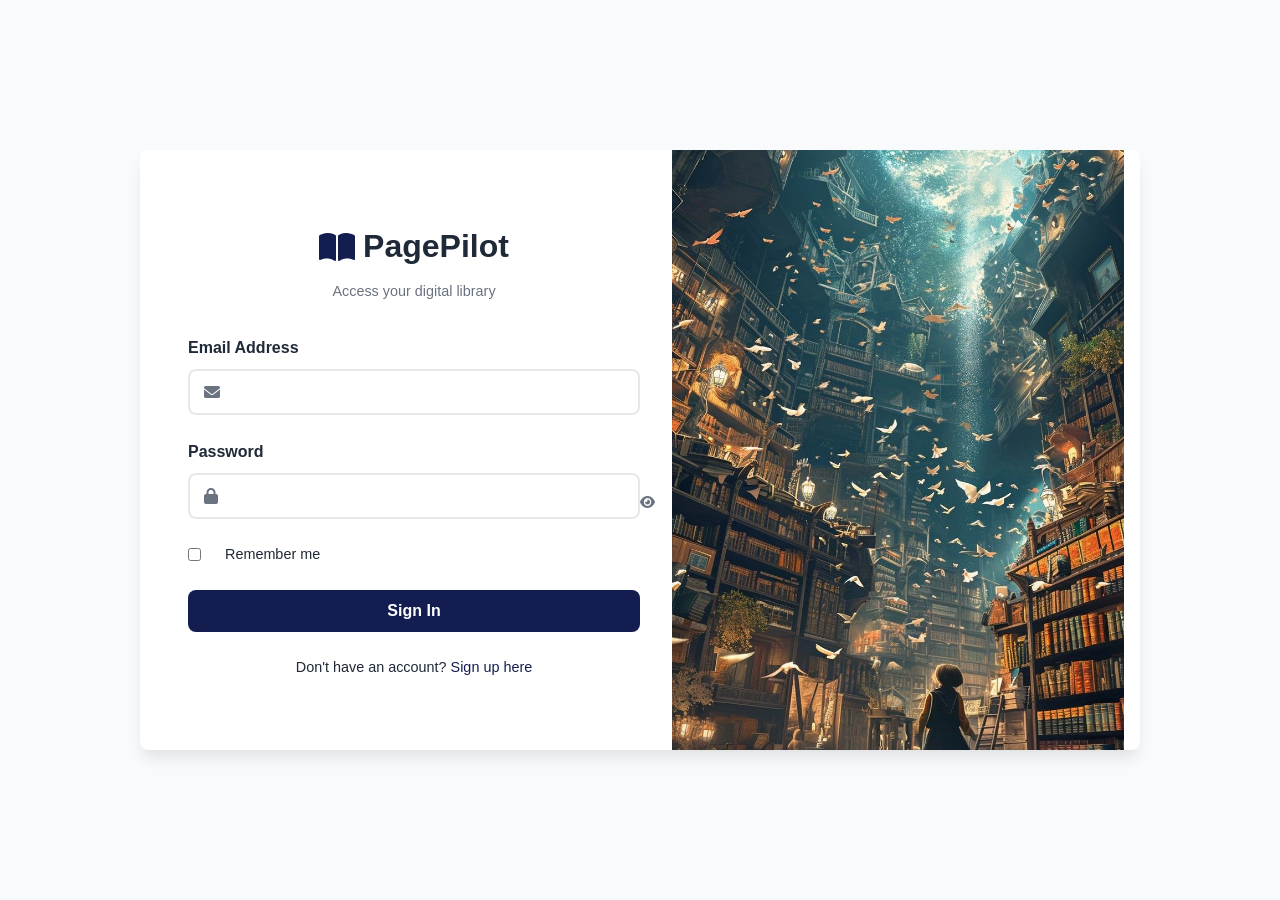
<file: index.html>
<!DOCTYPE html>
<html lang="en">
<head>
    <meta charset="UTF-8">
    <meta name="viewport" content="width=device-width, initial-scale=1.0">
    <title>Library Management System - Login</title>
    <link rel="stylesheet" href="style.css">
    <link href="https://cdnjs.cloudflare.com/ajax/libs/font-awesome/6.0.0/css/all.min.css" rel="stylesheet">
</head>
<body class="login-page">
    <!-- Container holding both login box and image -->
    <div class="container">
        <!-- LOGIN BOX (LEFT SIDE) -->
        <div class="login-container">
            <!-- Header -->
            <div class="login-header">
                <div class="logo">
                    <i class="fas fa-book-open"></i>
                    <h1>PagePilot</h1>
                </div>
                <p>Access your digital library</p>
            </div>
            
            <!-- LOGIN FORM -->
            <form id="loginForm" class="login-form">
                <div class="form-group">
                    <label for="email">Email Address</label>
                    <div class="input-container">
                        <i class="fas fa-envelope"></i>
                        <input type="email" id="email" name="email" required>
                    </div>
                </div>
                
                <div class="form-group">
                    <label for="password">Password</label>
                    <div class="input-container">
                        <i class="fas fa-lock"></i>
                        <input type="password" id="password" name="password" required>
                        <button type="button" class="toggle-password" onclick="togglePassword()">
                            <i class="fas fa-eye"></i>
                        </button>
                    </div>
                </div>
                
                <div class="form-options">
                    <label class="checkbox-container">
                        <input type="checkbox" id="remember">
                        <span class="checkmark"></span>
                        Remember me
                    </label>
                </div>
                
                <button type="submit" class="btn-primary">Sign In</button>
                
                <div class="form-footer">
                    <p>Don't have an account? <a href="signup.html">Sign up here</a></p>
                </div>
            </form>
            
            <!-- Error message -->
            <div id="errorMessage" class="error-message"></div>
        </div>

        <!-- IMAGE (RIGHT SIDE) -->
        <div class="login-image"></div>
    </div>
    
    <script src="data.js"></script>
    <script src="script.js"></script>
    <script>
        // Password toggle function
        function togglePassword() {
            const passwordInput = document.getElementById('password');
            const icon = document.querySelector('.toggle-password i');
            if (passwordInput.type === 'password') {
                passwordInput.type = 'text';
                icon.classList.remove('fa-eye');
                icon.classList.add('fa-eye-slash');
            } else {
                passwordInput.type = 'password';
                icon.classList.remove('fa-eye-slash');
                icon.classList.add('fa-eye');
            }
        }
    </script>
</body>
</html>
</file>
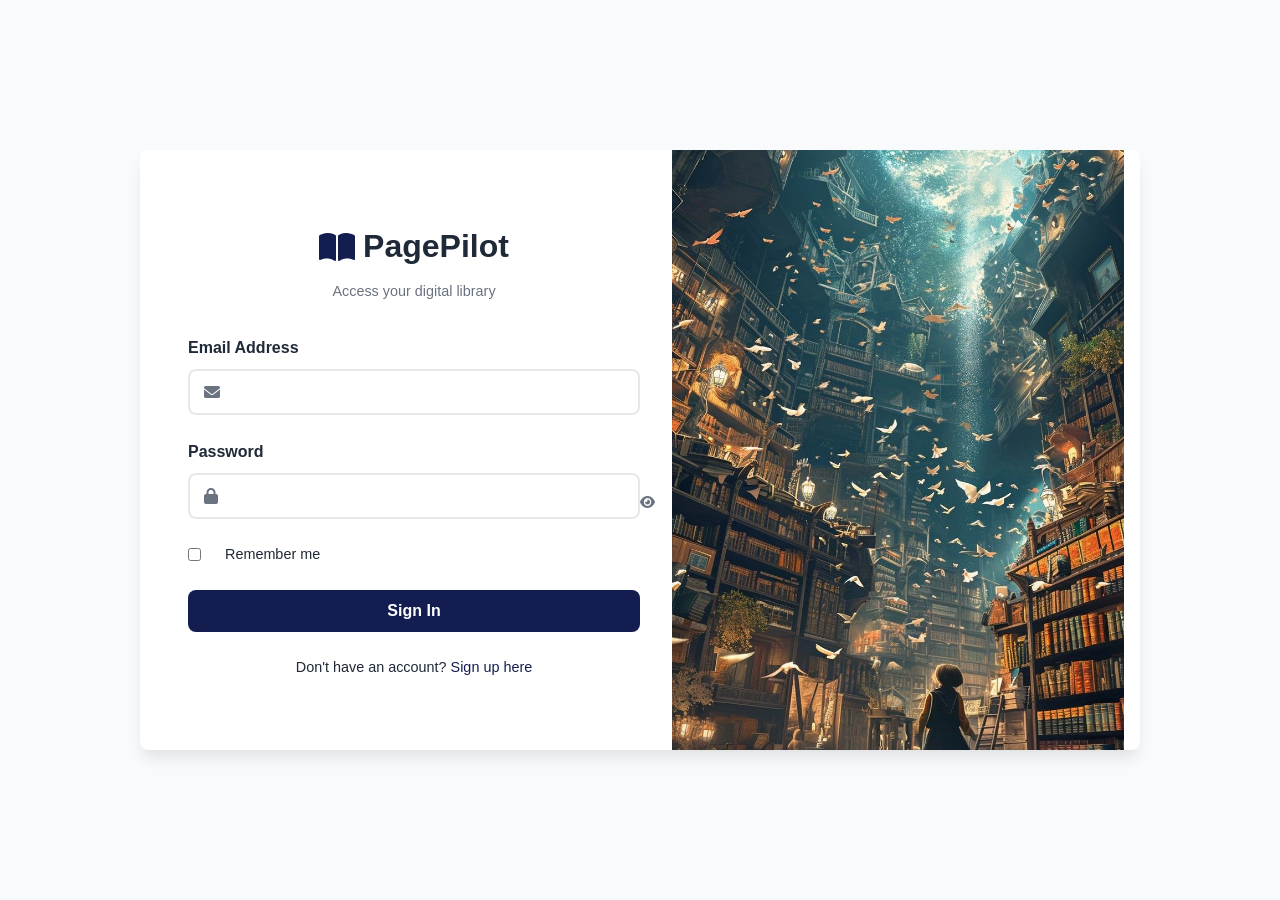
<file: books.html>
<!DOCTYPE html>
<html lang="en">
<head>
    <meta charset="UTF-8">
    <meta name="viewport" content="width=device-width, initial-scale=1.0">
    <title>Library Management System - Browse Books</title>
    <link rel="stylesheet" href="style.css">
    <link href="https://cdnjs.cloudflare.com/ajax/libs/font-awesome/6.0.0/css/all.min.css" rel="stylesheet">
</head>
<body class="books-page">
    <nav class="navbar">
        <div class="nav-container">
            <div class="nav-brand">
                <i class="fas fa-book-open"></i>
                <span>PagePilot</span>
            </div>
            <div class="nav-menu">
                <a href="dashboard.html" class="nav-link">
                    <i class="fas fa-home"></i>
                    Dashboard
                </a>
                <a href="books.html" class="nav-link active">
                    <i class="fas fa-book"></i>
                    Browse Books
                </a>
                <a href="borrowed.html" class="nav-link">
                    <i class="fas fa-bookmark"></i>
                    My Books
                </a>
                <a href="profile.html" class="nav-link">
                    <i class="fas fa-user"></i>
                    Profile
                </a>
                <button class="nav-link logout-btn" onclick="logout()">
                    <i class="fas fa-sign-out-alt"></i>
                    Logout
                </button>
            </div>
            <div class="nav-toggle" onclick="toggleMobileNav()">
                <i class="fas fa-bars"></i>
            </div>
        </div>
    </nav>
    
    <div class="main-content">
        <div class="container">
            <div class="page-header">
                <h1>Browse Books</h1>
                <p>Discover your next great read</p>
            </div>
            
            <div class="search-filters">
                <div class="search-container">
                    <div class="search-input-container">
                        <i class="fas fa-search"></i>
                        <input type="text" id="searchInput" placeholder="Search books by title or author...">
                    </div>
                </div>
                
                <div class="filter-container">
                    <select id="genreFilter">
                        <option value="">All Genres</option>
                        <option value="Fiction">Fiction</option>
                        <option value="Science Fiction">Science Fiction</option>
                        <option value="Mystery">Mystery</option>
                        <option value="Romance">Romance</option>
                        <option value="Fantasy">Fantasy</option>
                        <option value="Thriller">Thriller</option>
                        <option value="Biography">Biography</option>
                        <option value="History">History</option>
                        <option value="Science">Science</option>
                        <option value="Self-Help">Self-Help</option>
                    </select>
                    
                    <select id="availabilityFilter">
                        <option value="">All Books</option>
                        <option value="available">Available Only</option>
                    </select>
                </div>
            </div>
            
            <div class="books-container">
                <div class="books-grid" id="booksGrid">
                    <!-- Example Book Card (populated by JS) -->
                    <!--
                    <div class="book-card">
                        <div class="book-card-image">
                            <img src="<>" alt="Book Cover">
                        </div>
                        <div class="book-card-info">
                            <h3 class="book-title">Book Name</h3>
                            <p class="book-description">Short description of the book goes here.</p>
                            <button class="btn-details" onclick="openBookModal(bookId)">View Details</button>
                        </div>
                    </div>
                    -->
                </div>
            </div>
        </div>
    </div>
    
    <!-- Book Detail Modal -->
    <div id="bookModal" class="modal">
        <div class="modal-content">
            <div class="modal-header">
                <h2 id="modalTitle">Book Title</h2>
                <span class="close" onclick="closeModal()">&times;</span>
            </div>
            <div class="modal-body">
                <div class="book-details">
                    <div class="book-image">
                        <img id="modalImage" src="" alt="Book Cover">
                    </div>
                    <div class="book-info">
                        <p><strong>Author:</strong> <span id="modalAuthor"></span></p>
                        <p><strong>Genre:</strong> <span id="modalGenre"></span></p>
                        <p><strong>Publication Year:</strong> <span id="modalYear"></span></p>
                        <p><strong>Available Copies:</strong> <span id="modalCopies"></span></p>
                        <p><strong>Status:</strong> <span id="modalStatus"></span></p>
                        <div class="book-description">
                            <h3>Description</h3>
                            <p id="modalDescription"></p>
                        </div>
                    </div>
                </div>
            </div>
            <div class="modal-footer">
                <button id="borrowBtn" class="btn-primary" onclick="borrowBook()">Borrow Book</button>
                <button class="btn-secondary" onclick="closeModal()">Close</button>
            </div>
        </div>
    </div>
    
    <script src="data.js"></script>
    <script src="script.js"></script>
</body>
</html>
</file>
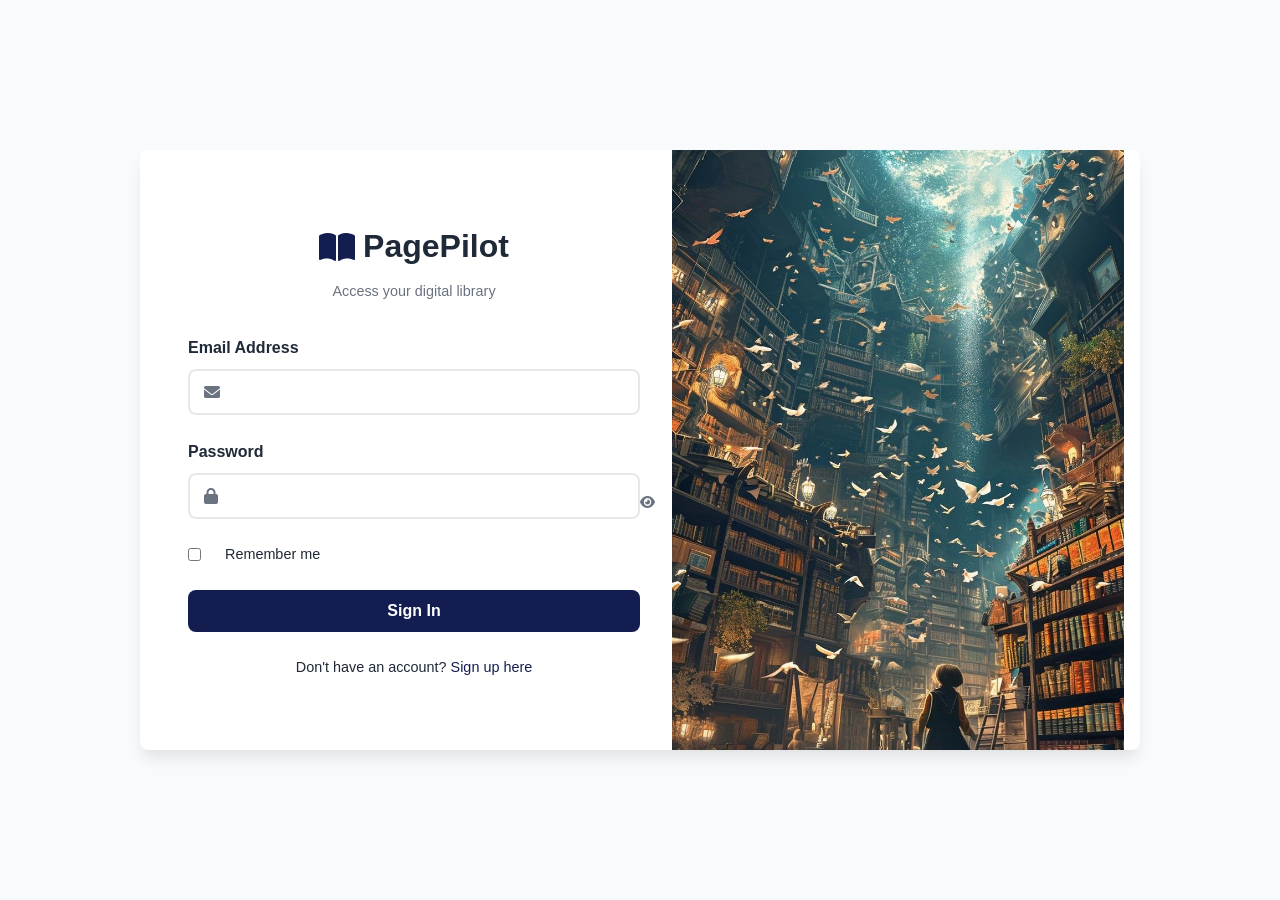
<file: borrowed.html>
<!DOCTYPE html>
<html lang="en">
<head>
    <meta charset="UTF-8">
    <meta name="viewport" content="width=device-width, initial-scale=1.0">
    <title>Library Management System - My Borrowed Books</title>
    <link rel="stylesheet" href="style.css">
    <link href="https://cdnjs.cloudflare.com/ajax/libs/font-awesome/6.0.0/css/all.min.css" rel="stylesheet">
</head>
<body class="borrowed-page">
    <nav class="navbar">
        <div class="nav-container">
            <div class="nav-brand">
                <i class="fas fa-book-open"></i>
                <span>PagePilot</span>
            </div>
            <div class="nav-menu">
                <a href="dashboard.html" class="nav-link">
                    <i class="fas fa-home"></i>
                    Dashboard
                </a>
                <a href="books.html" class="nav-link">
                    <i class="fas fa-book"></i>
                    Browse Books
                </a>
                <a href="borrowed.html" class="nav-link active">
                    <i class="fas fa-bookmark"></i>
                    My Books
                </a>
                <a href="profile.html" class="nav-link">
                    <i class="fas fa-user"></i>
                    Profile
                </a>
                <button class="nav-link logout-btn" onclick="logout()">
                    <i class="fas fa-sign-out-alt"></i>
                    Logout
                </button>
            </div>
            <div class="nav-toggle" onclick="toggleMobileNav()">
                <i class="fas fa-bars"></i>
            </div>
        </div>
    </nav>
    
    <div class="main-content">
        <div class="container">
            <div class="page-header">
                <h1>My Borrowed Books</h1>
                <p>Manage your current reading list</p>
            </div>
            
            <div class="borrowed-summary">
                <div class="summary-card">
                    <div class="summary-icon">
                        <i class="fas fa-book"></i>
                    </div>
                    <div class="summary-info">
                        <div class="summary-number" id="totalBorrowed">0</div>
                        <div class="summary-label">Books Borrowed</div>
                    </div>
                </div>
                
                <div class="summary-card">
                    <div class="summary-icon overdue">
                        <i class="fas fa-exclamation-triangle"></i>
                    </div>
                    <div class="summary-info">
                        <div class="summary-number" id="totalOverdue">0</div>
                        <div class="summary-label">Overdue Books</div>
                    </div>
                </div>
                
                <div class="summary-card">
                    <div class="summary-icon due-soon">
                        <i class="fas fa-clock"></i>
                    </div>
                    <div class="summary-info">
                        <div class="summary-number" id="totalDueSoon">0</div>
                        <div class="summary-label">Due Soon</div>
                    </div>
                </div>
            </div>
            
            <div class="borrowed-books-container">
                <div id="borrowedBooksList" class="borrowed-books-list">
                    <!-- Borrowed books will be populated by JavaScript -->
                </div>
                
                <div id="emptyState" class="empty-state">
                    <div class="empty-icon">
                        <i class="fas fa-book-open"></i>
                    </div>
                    <h3>No Books Borrowed</h3>
                    <p>You haven't borrowed any books yet. Start exploring our collection!</p>
                    <a href="books.html" class="btn-primary">Browse Books</a>
                </div>
            </div>
        </div>
    </div>
    
    <script src="data.js"></script>
    <script src="script.js"></script>
</body>
</html>
</file>
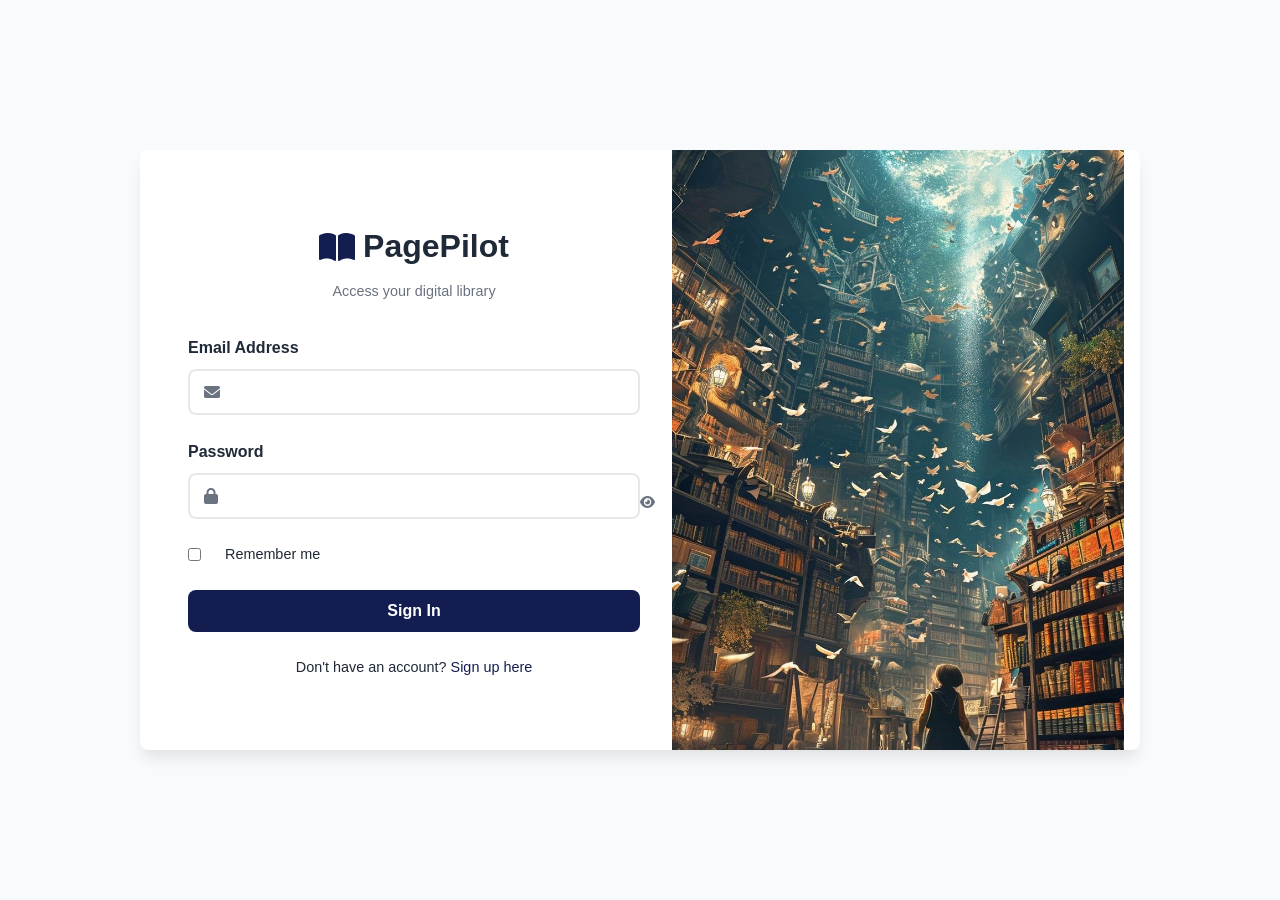
<file: dashboard.html>
<!DOCTYPE html>
<html lang="en">
<head>
    <meta charset="UTF-8">
    <meta name="viewport" content="width=device-width, initial-scale=1.0">
    <title>Library Management System - Dashboard</title>
    <link rel="stylesheet" href="style.css">
    <link href="https://cdnjs.cloudflare.com/ajax/libs/font-awesome/6.0.0/css/all.min.css" rel="stylesheet">
</head>
<body class="dashboard-page">
    <nav class="navbar">
        <div class="nav-container">
            <div class="nav-brand">
                <i class="fas fa-book-open"></i>
                <span>PagePilot</span>
            </div>
            <div class="nav-menu">
                <a href="dashboard.html" class="nav-link active">
                    <i class="fas fa-home"></i>
                    Dashboard
                </a>
                <a href="books.html" class="nav-link">
                    <i class="fas fa-book"></i>
                    Browse Books
                </a>
                <a href="borrowed.html" class="nav-link">
                    <i class="fas fa-bookmark"></i>
                    My Books
                </a>
                <a href="profile.html" class="nav-link">
                    <i class="fas fa-user"></i>
                    Profile
                </a>
                <button class="nav-link logout-btn" onclick="logout()">
                    <i class="fas fa-sign-out-alt"></i>
                    Logout
                </button>
            </div>
            <div class="nav-toggle" onclick="toggleMobileNav()">
                <i class="fas fa-bars"></i>
            </div>
        </div>
    </nav>
    
    <div class="main-content">
        <div class="container">
            <div class="welcome-section">
                <div class="welcome-content">
                    <h1>Welcome back, <span id="userName">Member</span>!</h1>
                    <p>Member ID: <span id="memberId">LIB001</span></p>
                </div>
                <div class="user-stats">
                    <div class="stat-item">
                        <div class="stat-number" id="borrowedCount">0</div>
                        <div class="stat-label">Books Borrowed</div>
                    </div>
                    <div class="stat-item">
                        <div class="stat-number" id="overdueCount">0</div>
                        <div class="stat-label">Overdue</div>
                    </div>
                </div>
            </div>
            
            <div class="dashboard-grid">
                <div class="dashboard-card">
                    <div class="card-icon browse-icon">
                        <i class="fas fa-search"></i>
                    </div>
                    <div class="card-content">
                        <h3>Browse Books</h3>
                        <p>Discover new books in our extensive collection</p>
                        <a href="books.html" class="btn-secondary">Browse Now</a>
                    </div>
                </div>
                
                <div class="dashboard-card">
                    <div class="card-icon borrowed-icon">
                        <i class="fas fa-bookmark"></i>
                    </div>
                    <div class="card-content">
                        <h3>My Borrowed Books</h3>
                        <p>View and manage your currently borrowed books</p>
                        <a href="borrowed.html" class="btn-secondary">View Books</a>
                    </div>
                </div>
                
                <div class="dashboard-card">
                    <div class="card-icon profile-icon">
                        <i class="fas fa-user-edit"></i>
                    </div>
                    <div class="card-content">
                        <h3>Manage Profile</h3>
                        <p>Update your personal information and preferences</p>
                        <a href="profile.html" class="btn-secondary">Edit Profile</a>
                    </div>
                </div>
            </div>
            
            <div class="recent-activity">
                <h2>Recent Activity</h2>
                <div class="activity-list" id="activityList">
                    <!-- Activity items will be populated by JavaScript -->
                </div>
            </div>
        </div>
    </div>
    
    <script src="data.js"></script>
    <script src="script.js"></script>
</body>
</html>
</file>
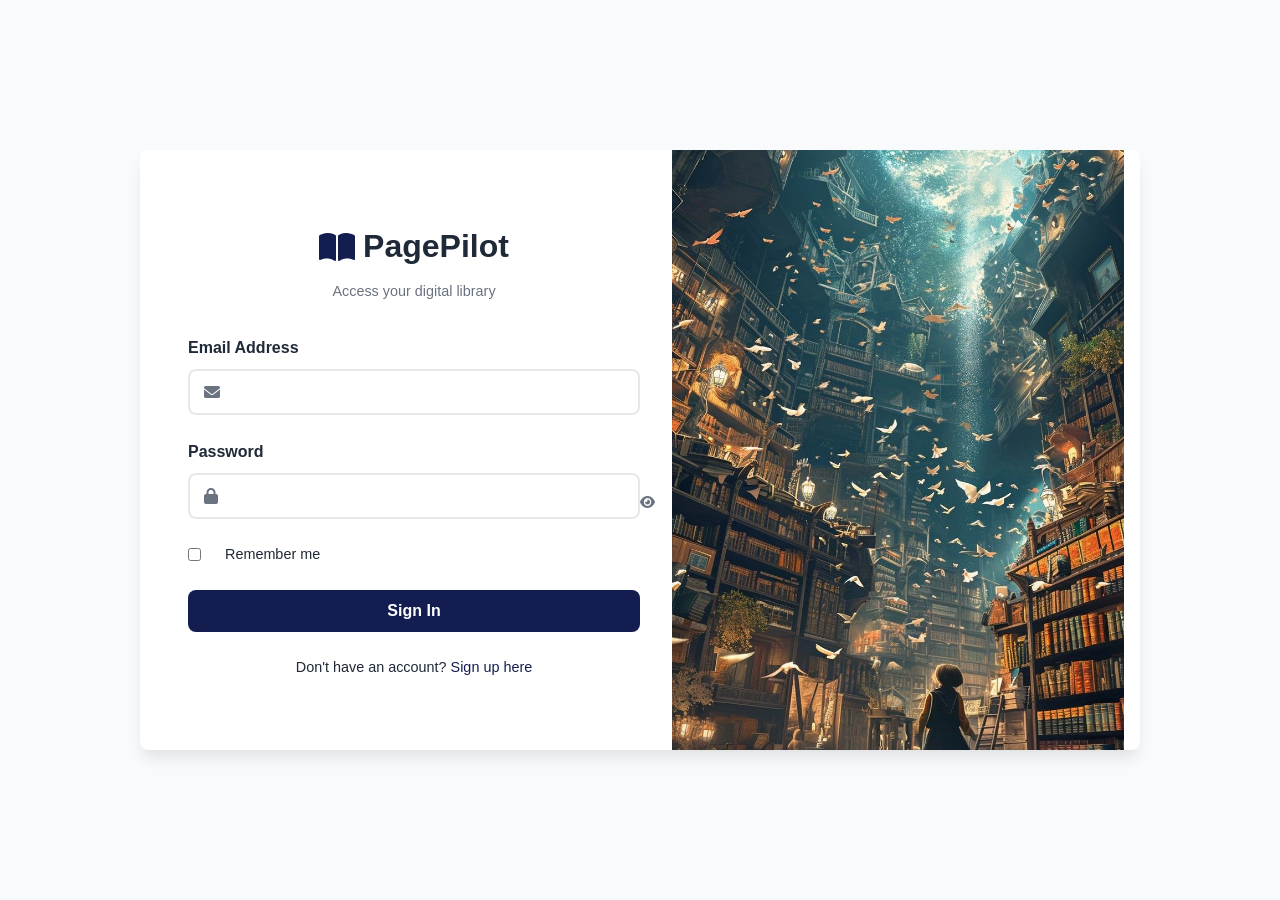
<file: profile.html>
<!DOCTYPE html>
<html lang="en">
<head>
    <meta charset="UTF-8">
    <meta name="viewport" content="width=device-width, initial-scale=1.0">
    <title>Library Management System - Profile</title>
    <link rel="stylesheet" href="style.css">
    <link href="https://cdnjs.cloudflare.com/ajax/libs/font-awesome/6.0.0/css/all.min.css" rel="stylesheet">
</head>
<body class="profile-page">
    <nav class="navbar">
        <div class="nav-container">
            <div class="nav-brand">
                <i class="fas fa-book-open"></i>
                <span>PagePilot</span>
            </div>
            <div class="nav-menu">
                <a href="dashboard.html" class="nav-link">
                    <i class="fas fa-home"></i>
                    Dashboard
                </a>
                <a href="books.html" class="nav-link">
                    <i class="fas fa-book"></i>
                    Browse Books
                </a>
                <a href="borrowed.html" class="nav-link">
                    <i class="fas fa-bookmark"></i>
                    My Books
                </a>
                <a href="profile.html" class="nav-link active">
                    <i class="fas fa-user"></i>
                    Profile
                </a>
                <button class="nav-link logout-btn" onclick="logout()">
                    <i class="fas fa-sign-out-alt"></i>
                    Logout
                </button>
            </div>
            <div class="nav-toggle" onclick="toggleMobileNav()">
                <i class="fas fa-bars"></i>
            </div>
        </div>
    </nav>
    
    <div class="main-content">
        <div class="container">
            <div class="page-header">
                <h1>My Profile</h1>
                <p>Manage your account information</p>
            </div>
            
            <div class="profile-container">
                <div class="profile-card">
                    <div class="profile-header">
                        <div class="profile-avatar">
                            <i class="fas fa-user-circle"></i>
                        </div>
                        <div class="profile-info">
                            <h2 id="profileName">John Doe</h2>
                            <p>Member ID: <span id="profileMemberId">LIB001</span></p>
                        </div>
                    </div>
                    
                    <form id="profileForm" class="profile-form">
                        <div class="form-section">
                            <h3>Personal Information</h3>
                            <div class="form-row">
                                <div class="form-group">
                                    <label for="editFirstName">First Name</label>
                                    <input type="text" id="editFirstName" name="firstName" required>
                                </div>
                                <div class="form-group">
                                    <label for="editLastName">Last Name</label>
                                    <input type="text" id="editLastName" name="lastName" required>
                                </div>
                            </div>
                            
                            <div class="form-group">
                                <label for="editEmail">Email Address</label>
                                <input type="email" id="editEmail" name="email" required>
                            </div>
                            
                            <div class="form-group">
                                <label for="displayMemberId">Membership ID</label>
                                <input type="text" id="displayMemberId" name="membershipId" readonly>
                            </div>
                        </div>
                        
                        <div class="form-section">
                            <h3>Change Password</h3>
                            <div class="form-group">
                                <label for="currentPassword">Current Password</label>
                                <input type="password" id="currentPassword" name="currentPassword">
                            </div>
                            
                            <div class="form-row">
                                <div class="form-group">
                                    <label for="newPassword">New Password</label>
                                    <input type="password" id="newPassword" name="newPassword">
                                </div>
                                <div class="form-group">
                                    <label for="confirmNewPassword">Confirm New Password</label>
                                    <input type="password" id="confirmNewPassword" name="confirmNewPassword">
                                </div>
                            </div>
                        </div>
                        
                        <div class="form-actions">
                            <button type="submit" class="btn-primary">Update Profile</button>
                            <button type="button" class="btn-secondary" onclick="cancelEdit()">Cancel</button>
                        </div>
                    </form>
                </div>
                
                <div class="profile-stats">
                    <h3>Account Statistics</h3>
                    <div class="stats-grid">
                        <div class="stat-item">
                            <div class="stat-icon">
                                <i class="fas fa-book"></i>
                            </div>
                            <div class="stat-info">
                                <div class="stat-number" id="totalBooksRead">0</div>
                                <div class="stat-label">Books Read</div>
                            </div>
                        </div>
                        
                        <div class="stat-item">
                            <div class="stat-icon">
                                <i class="fas fa-bookmark"></i>
                            </div>
                            <div class="stat-info">
                                <div class="stat-number" id="currentlyBorrowed">0</div>
                                <div class="stat-label">Currently Borrowed</div>
                            </div>
                        </div>
                        
                        <div class="stat-item">
                            <div class="stat-icon">
                                <i class="fas fa-calendar-alt"></i>
                            </div>
                            <div class="stat-info">
                                <div class="stat-number" id="memberSince">2024</div>
                                <div class="stat-label">Member Since</div>
                            </div>
                        </div>
                    </div>
                </div>
            </div>
        </div>
    </div>
    
    <script src="data.js"></script>
    <script src="script.js"></script>
</body>
</html>
</file>
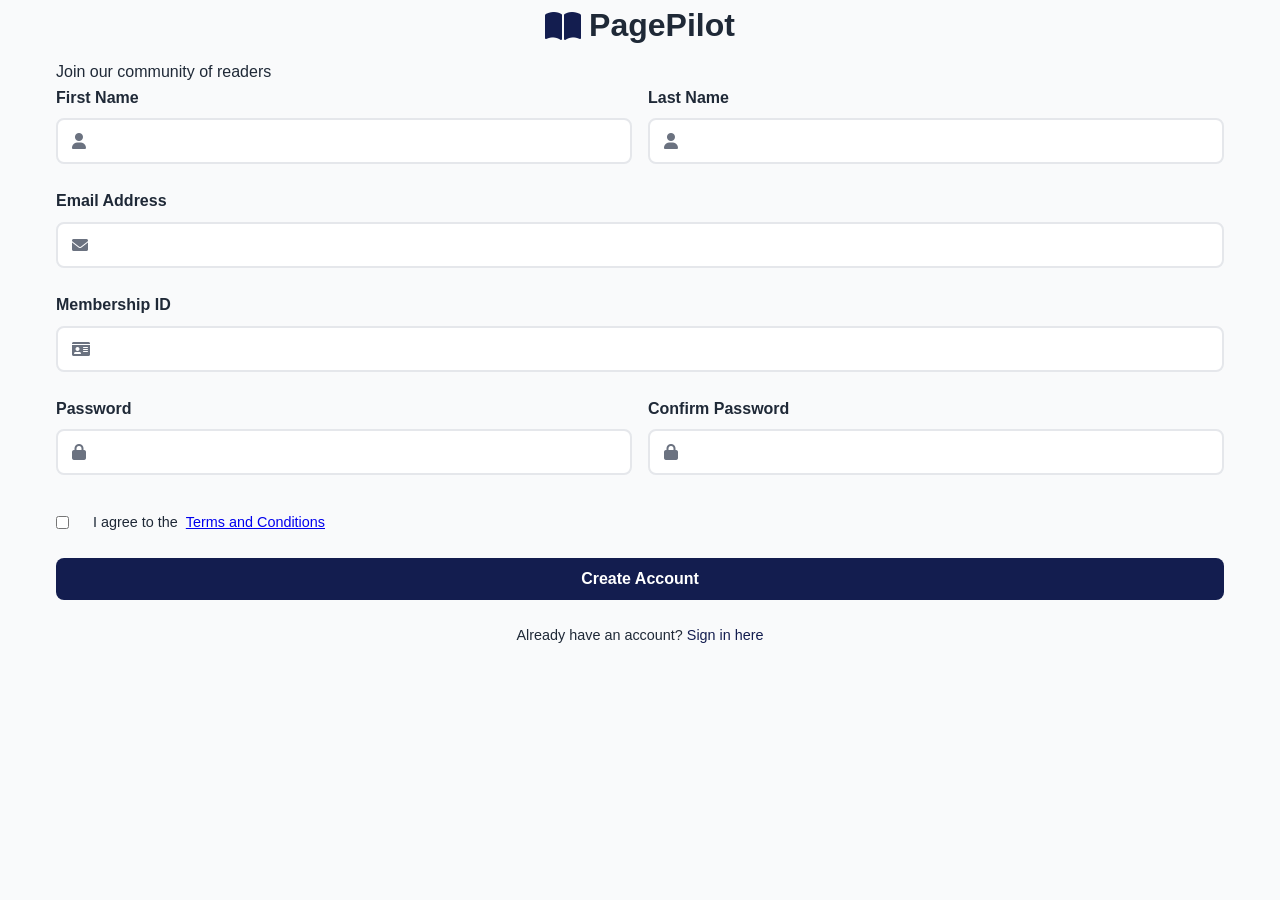
<file: signup.html>
<!DOCTYPE html>
<html lang="en">
<head>
    <meta charset="UTF-8">
    <meta name="viewport" content="width=device-width, initial-scale=1.0">
    <title>Library Management System - Sign Up</title>
    <link rel="stylesheet" href="style.css">
    <link href="https://cdnjs.cloudflare.com/ajax/libs/font-awesome/6.0.0/css/all.min.css" rel="stylesheet">
</head>
<body class="signup-page">
    <div class="container">
        <div class="signup-container">
            <div class="signup-header">
                <div class="logo">
                    <i class="fas fa-book-open"></i>
                    <h1>PagePilot</h1>
                </div>
                <p>Join our community of readers</p>
            </div>
            
            <form id="signupForm" class="signup-form">
                <div class="form-row">
                    <div class="form-group">
                        <label for="firstName">First Name</label>
                        <div class="input-container">
                            <i class="fas fa-user"></i>
                            <input type="text" id="firstName" name="firstName" required>
                        </div>
                    </div>
                    
                    <div class="form-group">
                        <label for="lastName">Last Name</label>
                        <div class="input-container">
                            <i class="fas fa-user"></i>
                            <input type="text" id="lastName" name="lastName" required>
                        </div>
                    </div>
                </div>
                
                <div class="form-group">
                    <label for="signupEmail">Email Address</label>
                    <div class="input-container">
                        <i class="fas fa-envelope"></i>
                        <input type="email" id="signupEmail" name="email" required>
                    </div>
                </div>
                
                <div class="form-group">
                    <label for="membershipId">Membership ID</label>
                    <div class="input-container">
                        <i class="fas fa-id-card"></i>
                        <input type="text" id="membershipId" name="membershipId" required>
                    </div>
                </div>
                
                <div class="form-row">
                    <div class="form-group">
                        <label for="signupPassword">Password</label>
                        <div class="input-container">
                            <i class="fas fa-lock"></i>
                            <input type="password" id="signupPassword" name="password" required>
                        </div>
                        <div class="password-strength" id="passwordStrength"></div>
                    </div>
                    
                    <div class="form-group">
                        <label for="confirmPassword">Confirm Password</label>
                        <div class="input-container">
                            <i class="fas fa-lock"></i>
                            <input type="password" id="confirmPassword" name="confirmPassword" required>
                        </div>
                    </div>
                </div>
                
                <div class="form-options">
                    <label class="checkbox-container">
                        <input type="checkbox" id="terms" required>
                        <span class="checkmark"></span>
                        I agree to the <a href="#" class="terms-link">Terms and Conditions</a>
                    </label>
                </div>
                
                <button type="submit" class="btn-primary">Create Account</button>
                
                <div class="form-footer">
                    <p>Already have an account? <a href="index.html">Sign in here</a></p>
                </div>
            </form>
            
            <div id="errorMessage" class="error-message"></div>
        </div>
    </div>
    
    <script src="data.js"></script>
    <script src="script.js"></script>
</body>
</html>
</file>
<file: style.css>
* {
    margin: 0;
    padding: 0;
    box-sizing: border-box;
}

:root {
    --background: #E8DFCA; 
    --primary-color: #131D4F;
    --secondary-color: #6366F1;
    --accent-color: #F97316;
    --success-color: #10B981;
    --warning-color: #F59E0B;
    --error-color: #EF4444;
    --text-primary: #1F2937;
    --text-secondary: #6B7280;
    --background: #F9FAFB;
    --surface: #FFFFFF;
    --border: #E5E7EB;
    --shadow: 0 4px 6px -1px rgba(0, 0, 0, 0.1);
    --shadow-lg: 0 10px 15px -3px rgba(0, 0, 0, 0.1);
    --radius: 8px;
    --spacing: 1rem;
}

body {
    font-family: 'Segoe UI', Tahoma, Geneva, Verdana, sans-serif;
    background: var(--background);
    color: var(--text-primary);
    line-height: 1.6;
    min-height: 100vh;
}

/* Container */
.container {
    max-width: 1200px;
    margin: 0 auto;
    padding: 0 var(--spacing);
}

/* Navigation */
.navbar {
    background: var(--surface);
    box-shadow: var(--shadow);
    position: sticky;
    top: 0;
    z-index: 1000;
}

.nav-container {
    display: flex;
    justify-content: space-between;
    align-items: center;
    padding: 1rem var(--spacing);
    max-width: 1200px;
    margin: 0 auto;
}

.nav-brand {
    display: flex;
    align-items: center;
    gap: 0.5rem;
    font-size: 1.5rem;
    font-weight: bold;
    color: var(--primary-color);
}

.nav-menu {
    display: flex;
    align-items: center;
    gap: 2rem;
}

.nav-link {
    display: flex;
    align-items: center;
    gap: 0.5rem;
    text-decoration: none;
    color: var(--text-secondary);
    font-weight: 500;
    padding: 0.5rem 1rem;
    border-radius: var(--radius);
    transition: all 0.2s ease;
    border: none;
    background: none;
    cursor: pointer;
}

.nav-link:hover, .nav-link.active {
    color: var(--primary-color);
    background: rgba(59, 130, 246, 0.1);
}

.logout-btn:hover {
    color: var(--error-color);
    background: rgba(239, 68, 68, 0.1);
}

.nav-toggle {
    display: none;
    cursor: pointer;
    font-size: 1.5rem;
    color: var(--text-primary);
}

/* LOGIN / SIGNUP PAGE */

.login-page {
    background: var(--background); /* neutral background */
    min-height: 100vh;
    display: flex;
    justify-content: center;
    align-items: center;
    padding: var(--spacing);
}


.login-page .container {
    display: flex;
    width: 100%;
    max-width: 1000px;
    height: 600px;
    box-shadow: var(--shadow-lg);
    border-radius: var(--radius);
    overflow: hidden;
    background: var(--surface);
}

/* LOGIN BOX */
.login-container {
    flex: 1;
    padding: 2rem;
    display: flex;
    flex-direction: column;
    justify-content: center;
    animation: fadeIn 0.5s ease-out;
}

/* Login Header */
.login-header {
    text-align: center;
    margin-bottom: 2rem;
}

.logo {
    display: flex;
    align-items: center;
    justify-content: center;
    gap: 0.5rem;
    margin-bottom: 0.5rem;
}

.logo i {
    font-size: 2rem;
    color: var(--primary-color);
}

.logo h1 {
    font-size: 2rem;
    color: var(--text-primary);
}

.login-header p {
    color: var(--text-secondary);
    font-size: 0.9rem;
}

/* FORM ELEMENTS */
.form-group {
    margin-bottom: 1.5rem;
}

.form-group label {
    display: block;
    margin-bottom: 0.5rem;
    font-weight: 600;
    color: var(--text-primary);
}

.input-container {
    position: relative;
    display: flex;
    align-items: center;
}

.input-container i {
    position: absolute;
    left: 1rem;
    color: var(--text-secondary);
}

.input-container input {
    width: 100%;
    padding: 0.75rem 1rem 0.75rem 2.5rem;
    border: 2px solid var(--border);
    border-radius: var(--radius);
    font-size: 1rem;
    transition: border-color 0.2s ease;
}

.input-container input:focus {
    outline: none;
    border-color: var(--primary-color);
}

.toggle-password {
    position: absolute;
    right: 1rem;
    background: none;
    border: none;
    cursor: pointer;
    color: var(--text-secondary);
}

.form-options {
    display: flex;
    justify-content: space-between;
    align-items: center;
    margin-bottom: 1.5rem;
}

.checkbox-container {
    display: flex;
    align-items: center;
    gap: 0.5rem;
    cursor: pointer;
    font-size: 0.9rem;
}

.checkbox-container input[type="checkbox"] {
    width: auto;
    margin-right: 0.5rem;
}

/* BUTTONS */
.btn-primary {
    padding: 0.75rem 1.5rem;
    border: none;
    border-radius: var(--radius);
    font-size: 1rem;
    font-weight: 600;
    cursor: pointer;
    background: var(--primary-color);
    color: white;
    width: 100%;
    transition: all 0.2s ease;
}

.btn-primary:hover {
    background: #2563EB;
    transform: translateY(-2px);
    box-shadow: var(--shadow-lg);
}

/* FORM FOOTER */
.form-footer {
    text-align: center;
    margin-top: 1.5rem;
    font-size: 0.9rem;
}

.form-footer a {
    color: var(--primary-color);
    text-decoration: none;
}

.form-footer a:hover {
    text-decoration: underline;
}

/* ERROR MESSAGE */
#errorMessage {
    color: var(--error-color);
    background: rgba(239, 68, 68, 0.1);
    padding: 0.75rem;
    border-radius: var(--radius);
    margin-top: 1rem;
    display: none;
}

/* IMAGE (RIGHT SIDE) */
.login-page .login-image {
    flex: 1;
    background: url('d1.jpg') no-repeat center center;
    background-size: cover;
}

/* RESPONSIVE */
@media (max-width: 768px) {
    .login-page .container {
        flex-direction: column;
        height: auto;
    }

    .login-page .login-image {
        height: 250px;
        width: 100%;
    }

    .login-container {
        width: 100%;
        max-width: 400px;
        margin: 0 auto;
    }
}


/* Forms */
.form-group {
    margin-bottom: 1.5rem;
}

.form-row {
    display: grid;
    grid-template-columns: 1fr 1fr;
    gap: 1rem;
}

.form-group label {
    display: block;
    margin-bottom: 0.5rem;
    font-weight: 600;
    color: var(--text-primary);
}

.input-container {
    position: relative;
    display: flex;
    align-items: center;
}

.input-container i {
    position: absolute;
    left: 1rem;
    color: var(--text-secondary);
}

.input-container input {
    width: 100%;
    padding: 0.75rem 1rem 0.75rem 2.5rem;
    border: 2px solid var(--border);
    border-radius: var(--radius);
    font-size: 1rem;
    transition: border-color 0.2s ease;
}

.input-container input:focus {
    outline: none;
    border-color: var(--primary-color);
}

.toggle-password {
    position: absolute;
    right: 1rem;
    background: none;
    border: none;
    cursor: pointer;
    color: var(--text-secondary);
}

.password-strength {
    margin-top: 0.5rem;
    height: 4px;
    border-radius: 2px;
    transition: all 0.3s ease;
}

.password-strength.weak {
    background: var(--error-color);
    width: 33%;
}

.password-strength.medium {
    background: var(--warning-color);
    width: 66%;
}

.password-strength.strong {
    background: var(--success-color);
    width: 100%;
}

.form-options {
    display: flex;
    justify-content: space-between;
    align-items: center;
    margin-bottom: 1.5rem;
}

.checkbox-container {
    display: flex;
    align-items: center;
    gap: 0.5rem;
    cursor: pointer;
    font-size: 0.9rem;
}

.checkbox-container input[type="checkbox"] {
    width: auto;
    margin-right: 0.5rem;
}

/* Buttons */
.btn-primary, .btn-secondary {
    padding: 0.75rem 1.5rem;
    border: none;
    border-radius: var(--radius);
    font-size: 1rem;
    font-weight: 600;
    cursor: pointer;
    transition: all 0.2s ease;
    text-decoration: none;
    display: inline-flex;
    align-items: center;
    justify-content: center;
    gap: 0.5rem;
}

.btn-primary {
    background: var(--primary-color);
    color: white;
    width: 100%;
}

.btn-primary:hover {
    background: #2563EB;
    transform: translateY(-2px);
    box-shadow: var(--shadow-lg);
}

.btn-secondary {
    background: transparent;
    color: var(--primary-color);
    border: 2px solid var(--primary-color);
}

.btn-secondary:hover {
    background: var(--primary-color);
    color: white;
}

/* Dashboard */
.main-content {
    padding: 2rem 0;
}

.welcome-section {
    background: var(--surface);
    padding: 2rem;
    border-radius: var(--radius);
    box-shadow: var(--shadow);
    margin-bottom: 2rem;
    display: flex;
    justify-content: space-between;
    align-items: center;
}

.welcome-content h1 {
    font-size: 2rem;
    margin-bottom: 0.5rem;
}

.welcome-content p {
    color: var(--text-secondary);
}

.user-stats {
    display: flex;
    gap: 2rem;
}

.stat-item {
    text-align: center;
}

.stat-number {
    font-size: 2rem;
    font-weight: bold;
    color: var(--primary-color);
}

.stat-label {
    font-size: 0.9rem;
    color: var(--text-secondary);
}

.dashboard-grid {
    display: grid;
    grid-template-columns: repeat(auto-fit, minmax(300px, 1fr));
    gap: 1.5rem;
    margin-bottom: 2rem;
}

.dashboard-card {
    background: var(--surface);
    padding: 1.5rem;
    border-radius: var(--radius);
    box-shadow: var(--shadow);
    transition: transform 0.2s ease;
}

.dashboard-card:hover {
    transform: translateY(-4px);
    box-shadow: var(--shadow-lg);
}

.card-icon {
    width: 60px;
    height: 60px;
    border-radius: 50%;
    display: flex;
    align-items: center;
    justify-content: center;
    margin-bottom: 1rem;
    font-size: 1.5rem;
}

.browse-icon {
    background: rgba(59, 130, 246, 0.1);
    color: var(--primary-color);
}

.borrowed-icon {
    background: rgba(16, 185, 129, 0.1);
    color: var(--success-color);
}

.profile-icon {
    background: rgba(249, 115, 22, 0.1);
    color: var(--accent-color);
}

.card-content h3 {
    margin-bottom: 0.5rem;
}

.card-content p {
    color: var(--text-secondary);
    margin-bottom: 1rem;
}

/* Books Page */
.page-header {
    text-align: center;
    margin-bottom: 2rem;
}

.page-header h1 {
    font-size: 2.5rem;
    margin-bottom: 0.5rem;
}

.page-header p {
    color: var(--text-secondary);
    font-size: 1.1rem;
}

.search-filters {
    background: var(--surface);
    padding: 1.5rem;
    border-radius: var(--radius);
    box-shadow: var(--shadow);
    margin-bottom: 2rem;
}

.search-container {
    margin-bottom: 1rem;
}

.search-input-container {
    position: relative;
    max-width: 500px;
    margin: 0 auto;
}

.search-input-container i {
    position: absolute;
    left: 1rem;
    top: 50%;
    transform: translateY(-50%);
    color: var(--text-secondary);
}

.search-input-container input {
    width: 100%;
    padding: 0.75rem 1rem 0.75rem 2.5rem;
    border: 2px solid var(--border);
    border-radius: var(--radius);
    font-size: 1rem;
}

.search-input-container input:focus {
    outline: none;
    border-color: var(--primary-color);
}

.filter-container {
    display: flex;
    gap: 1rem;
    justify-content: center;
    flex-wrap: wrap;
}

.filter-container select {
    padding: 0.5rem 1rem;
    border: 2px solid var(--border);
    border-radius: var(--radius);
    font-size: 0.9rem;
    background: var(--surface);
}

.books-grid {
    display: grid;
    grid-template-columns: repeat(auto-fill, minmax(280px, 1fr));
    gap: 1.5rem;
}

.book-card {
    background: var(--surface);
    border-radius: var(--radius);
    box-shadow: var(--shadow);
    overflow: hidden;
    transition: transform 0.2s ease;
    cursor: pointer;
}

.book-card:hover {
    transform: translateY(-4px);
    box-shadow: var(--shadow-lg);
}

.book-image {
    height: 200px;
    background: linear-gradient(135deg, var(--primary-color), var(--secondary-color));
    display: flex;
    align-items: center;
    justify-content: center;
    color: white;
    font-size: 3rem;
}

.book-info {
    padding: 1rem;
}

.book-title {
    font-size: 1.1rem;
    font-weight: 600;
    margin-bottom: 0.5rem;
}

.book-author {
    color: var(--text-secondary);
    margin-bottom: 0.5rem;
}

.book-genre {
    font-size: 0.9rem;
    color: var(--primary-color);
    margin-bottom: 1rem;
}

.book-status {
    display: flex;
    justify-content: space-between;
    align-items: center;
}

.status-badge {
    padding: 0.25rem 0.5rem;
    border-radius: 12px;
    font-size: 0.8rem;
    font-weight: 600;
}

.status-available {
    background: rgba(16, 185, 129, 0.1);
    color: var(--success-color);
}

.status-unavailable {
    background: rgba(239, 68, 68, 0.1);
    color: var(--error-color);
}

/* Modal */
.modal {
    display: none;
    position: fixed;
    z-index: 2000;
    left: 0;
    top: 0;
    width: 100%;
    height: 100%;
    background: rgba(0, 0, 0, 0.5);
}

.modal-content {
    background: var(--surface);
    margin: 2% auto;
    padding: 0;
    border-radius: var(--radius);
    width: 90%;
    max-width: 600px;
    max-height: 90vh;
    overflow-y: auto;
}

.modal-header {
    display: flex;
    justify-content: space-between;
    align-items: center;
    padding: 1.5rem;
    border-bottom: 1px solid var(--border);
}

.modal-header h2 {
    margin: 0;
}

.close {
    color: var(--text-secondary);
    font-size: 1.5rem;
    font-weight: bold;
    cursor: pointer;
}

.close:hover {
    color: var(--text-primary);
}

.modal-body {
    padding: 1.5rem;
}

.book-details {
    display: grid;
    grid-template-columns: 200px 1fr;
    gap: 1.5rem;
}

.book-details .book-image {
    height: 250px;
}

.book-details .book-image img {
    width: 100%;
    height: 100%;
    object-fit: cover;
    border-radius: var(--radius);
}

.book-info p {
    margin-bottom: 0.5rem;
}

.book-description {
    margin-top: 1rem;
}

.book-description h3 {
    margin-bottom: 0.5rem;
}

.modal-footer {
    display: flex;
    gap: 1rem;
    justify-content: flex-end;
    padding: 1.5rem;
    border-top: 1px solid var(--border);
}

/* Borrowed Books */
.borrowed-summary {
    display: grid;
    grid-template-columns: repeat(auto-fit, minmax(200px, 1fr));
    gap: 1rem;
    margin-bottom: 2rem;
}

.summary-card {
    background: var(--surface);
    padding: 1.5rem;
    border-radius: var(--radius);
    box-shadow: var(--shadow);
    display: flex;
    align-items: center;
    gap: 1rem;
}

.summary-icon {
    width: 50px;
    height: 50px;
    border-radius: 50%;
    display: flex;
    align-items: center;
    justify-content: center;
    background: rgba(59, 130, 246, 0.1);
    color: var(--primary-color);
}

.summary-icon.overdue {
    background: rgba(239, 68, 68, 0.1);
    color: var(--error-color);
}

.summary-icon.due-soon {
    background: rgba(245, 158, 11, 0.1);
    color: var(--warning-color);
}

.summary-number {
    font-size: 1.5rem;
    font-weight: bold;
}

.summary-label {
    font-size: 0.9rem;
    color: var(--text-secondary);
}

.borrowed-book-item {
    background: var(--surface);
    padding: 1.5rem;
    border-radius: var(--radius);
    box-shadow: var(--shadow);
    margin-bottom: 1rem;
    display: grid;
    grid-template-columns: auto 1fr auto;
    gap: 1rem;
    align-items: center;
}

.borrowed-book-info h3 {
    margin-bottom: 0.25rem;
}

.borrowed-book-info p {
    color: var(--text-secondary);
    font-size: 0.9rem;
    margin-bottom: 0.25rem;
}

.due-date {
    font-weight: 600;
}

.due-date.overdue {
    color: var(--error-color);
}

.due-date.due-soon {
    color: var(--warning-color);
}

.empty-state {
    text-align: center;
    padding: 3rem;
    color: var(--text-secondary);
}

.empty-icon {
    font-size: 4rem;
    margin-bottom: 1rem;
    opacity: 0.5;
}

.empty-state h3 {
    margin-bottom: 0.5rem;
    color: var(--text-primary);
}

.empty-state p {
    margin-bottom: 1.5rem;
}

/* Profile */
.profile-container {
    display: grid;
    grid-template-columns: 2fr 1fr;
    gap: 2rem;
}

.profile-card {
    background: var(--surface);
    border-radius: var(--radius);
    box-shadow: var(--shadow);
    overflow: hidden;
}

.profile-header {
    background: linear-gradient(135deg, var(--primary-color), var(--secondary-color));
    color: white;
    padding: 2rem;
    display: flex;
    align-items: center;
    gap: 1rem;
}

.profile-avatar {
    font-size: 4rem;
}

.profile-form {
    padding: 2rem;
}

.form-section {
    margin-bottom: 2rem;
}

.form-section h3 {
    margin-bottom: 1rem;
    color: var(--text-primary);
}

.form-actions {
    display: flex;
    gap: 1rem;
}

.profile-stats {
    background: var(--surface);
    padding: 1.5rem;
    border-radius: var(--radius);
    box-shadow: var(--shadow);
    height: fit-content;
}

.profile-stats h3 {
    margin-bottom: 1rem;
}

.stats-grid {
    display: flex;
    flex-direction: column;
    gap: 1rem;
}

.stats-grid .stat-item {
    display: flex;
    align-items: center;
    gap: 1rem;
    padding: 1rem;
    background: var(--background);
    border-radius: var(--radius);
}

.stats-grid .stat-icon {
    width: 40px;
    height: 40px;
    border-radius: 50%;
    display: flex;
    align-items: center;
    justify-content: center;
    background: rgba(59, 130, 246, 0.1);
    color: var(--primary-color);
}

/* Error Messages */
.error-message {
    color: var(--error-color);
    background: rgba(239, 68, 68, 0.1);
    padding: 0.75rem;
    border-radius: var(--radius);
    margin-top: 1rem;
    display: none;
}

.success-message {
    color: var(--success-color);
    background: rgba(16, 185, 129, 0.1);
    padding: 0.75rem;
    border-radius: var(--radius);
    margin-top: 1rem;
}

/* Recent Activity */
.recent-activity {
    background: var(--surface);
    padding: 1.5rem;
    border-radius: var(--radius);
    box-shadow: var(--shadow);
}

.recent-activity h2 {
    margin-bottom: 1rem;
}

.activity-list {
    display: flex;
    flex-direction: column;
    gap: 0.75rem;
}

.activity-item {
    display: flex;
    align-items: center;
    gap: 1rem;
    padding: 0.75rem;
    background: var(--background);
    border-radius: var(--radius);
}

.activity-icon {
    width: 30px;
    height: 30px;
    border-radius: 50%;
    display: flex;
    align-items: center;
    justify-content: center;
    font-size: 0.8rem;
}

.activity-borrowed {
    background: rgba(16, 185, 129, 0.1);
    color: var(--success-color);
}

.activity-returned {
    background: rgba(59, 130, 246, 0.1);
    color: var(--primary-color);
}

.activity-text {
    font-size: 0.9rem;
}

.activity-time {
    font-size: 0.8rem;
    color: var(--text-secondary);
    margin-left: auto;
}

/* Responsive Design */
@media (max-width: 768px) {
    .nav-menu {
        display: none;
    }
    
    .nav-toggle {
        display: block;
    }
    
    .welcome-section {
        flex-direction: column;
        text-align: center;
        gap: 1rem;
    }
    
    .user-stats {
        justify-content: center;
    }
    
    .dashboard-grid {
        grid-template-columns: 1fr;
    }
    
    .form-row {
        grid-template-columns: 1fr;
    }
    
    .book-details {
        grid-template-columns: 1fr;
        text-align: center;
    }
    
    .book-details .book-image {
        height: 200px;
        margin: 0 auto;
        max-width: 200px;
    }
    
    .profile-container {
        grid-template-columns: 1fr;
    }
    
    .borrowed-book-item {
        grid-template-columns: 1fr;
        text-align: center;
    }
    
    .form-actions {
        flex-direction: column;
    }
    
    .modal-footer {
        flex-direction: column;
    }
    
    .profile-header {
        flex-direction: column;
        text-align: center;
    }
}

@media (max-width: 480px) {
    .container {
        padding: 0 0.5rem;
    }
    
    .main-content {
        padding: 1rem 0;
    }
    
    .login-container, .signup-container {
        padding: 1.5rem;
    }
    
    .page-header h1 {
        font-size: 2rem;
    }
    
    .books-grid {
        grid-template-columns: 1fr;
    }
    
    .borrowed-summary {
        grid-template-columns: 1fr;
    }
}

/* Animations */
@keyframes fadeIn {
    from {
        opacity: 0;
        transform: translateY(20px);
    }
    to {
        opacity: 1;
        transform: translateY(0);
    }
}

.fade-in {
    animation: fadeIn 0.5s ease-out;
}

/* Loading States */
.loading {
    display: inline-block;
    width: 20px;
    height: 20px;
    border: 2px solid #f3f3f3;
    border-top: 2px solid var(--primary-color);
    border-radius: 50%;
    animation: spin 1s linear infinite;
}

@keyframes spin {
    0% { transform: rotate(0deg); }
    100% { transform: rotate(360deg); }
}

/* Utility Classes */
.text-center { text-align: center; }
.text-left { text-align: left; }
.text-right { text-align: right; }
.hidden { display: none !important; }
.visible { display: block !important; }
.mt-1 { margin-top: 0.5rem; }
.mt-2 { margin-top: 1rem; }
.mb-1 { margin-bottom: 0.5rem; }
.mb-2 { margin-bottom: 1rem; }
.p-1 { padding: 0.5rem; }
.p-2 { padding: 1rem; }
</file>
